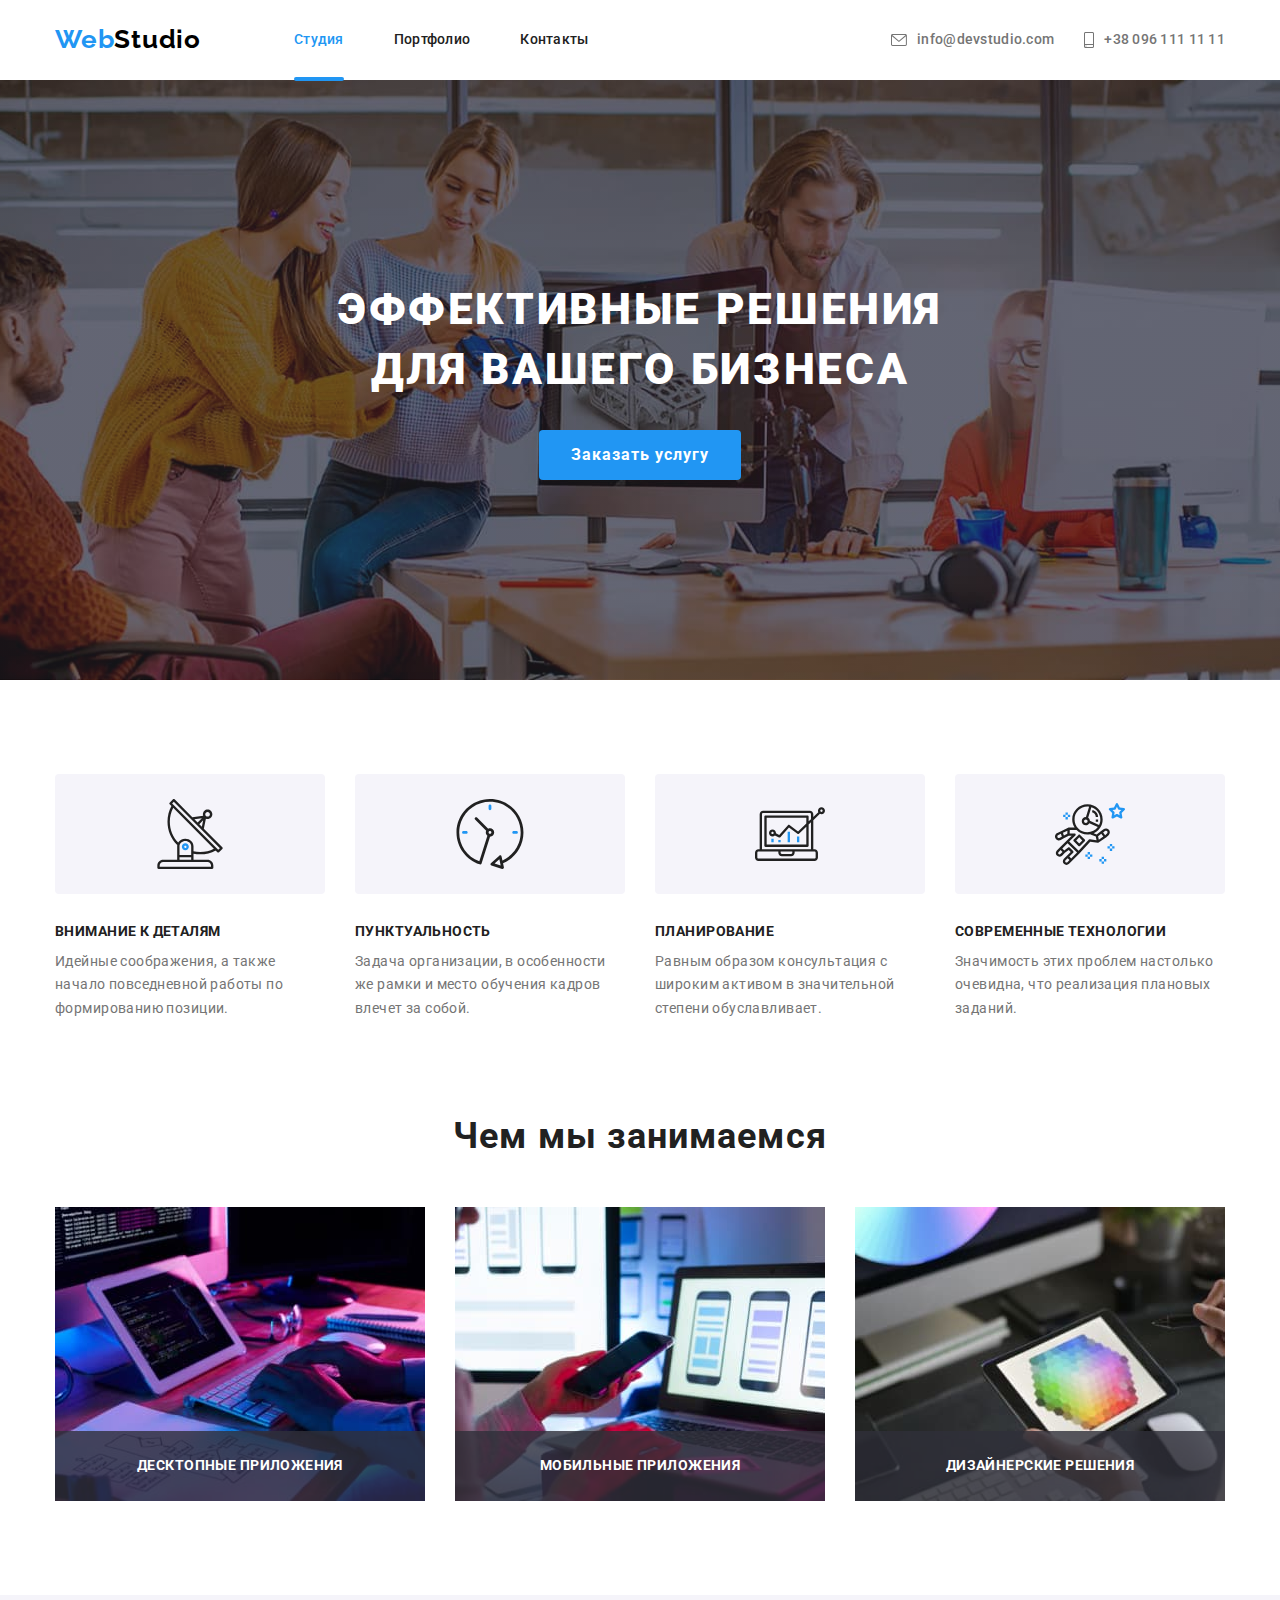
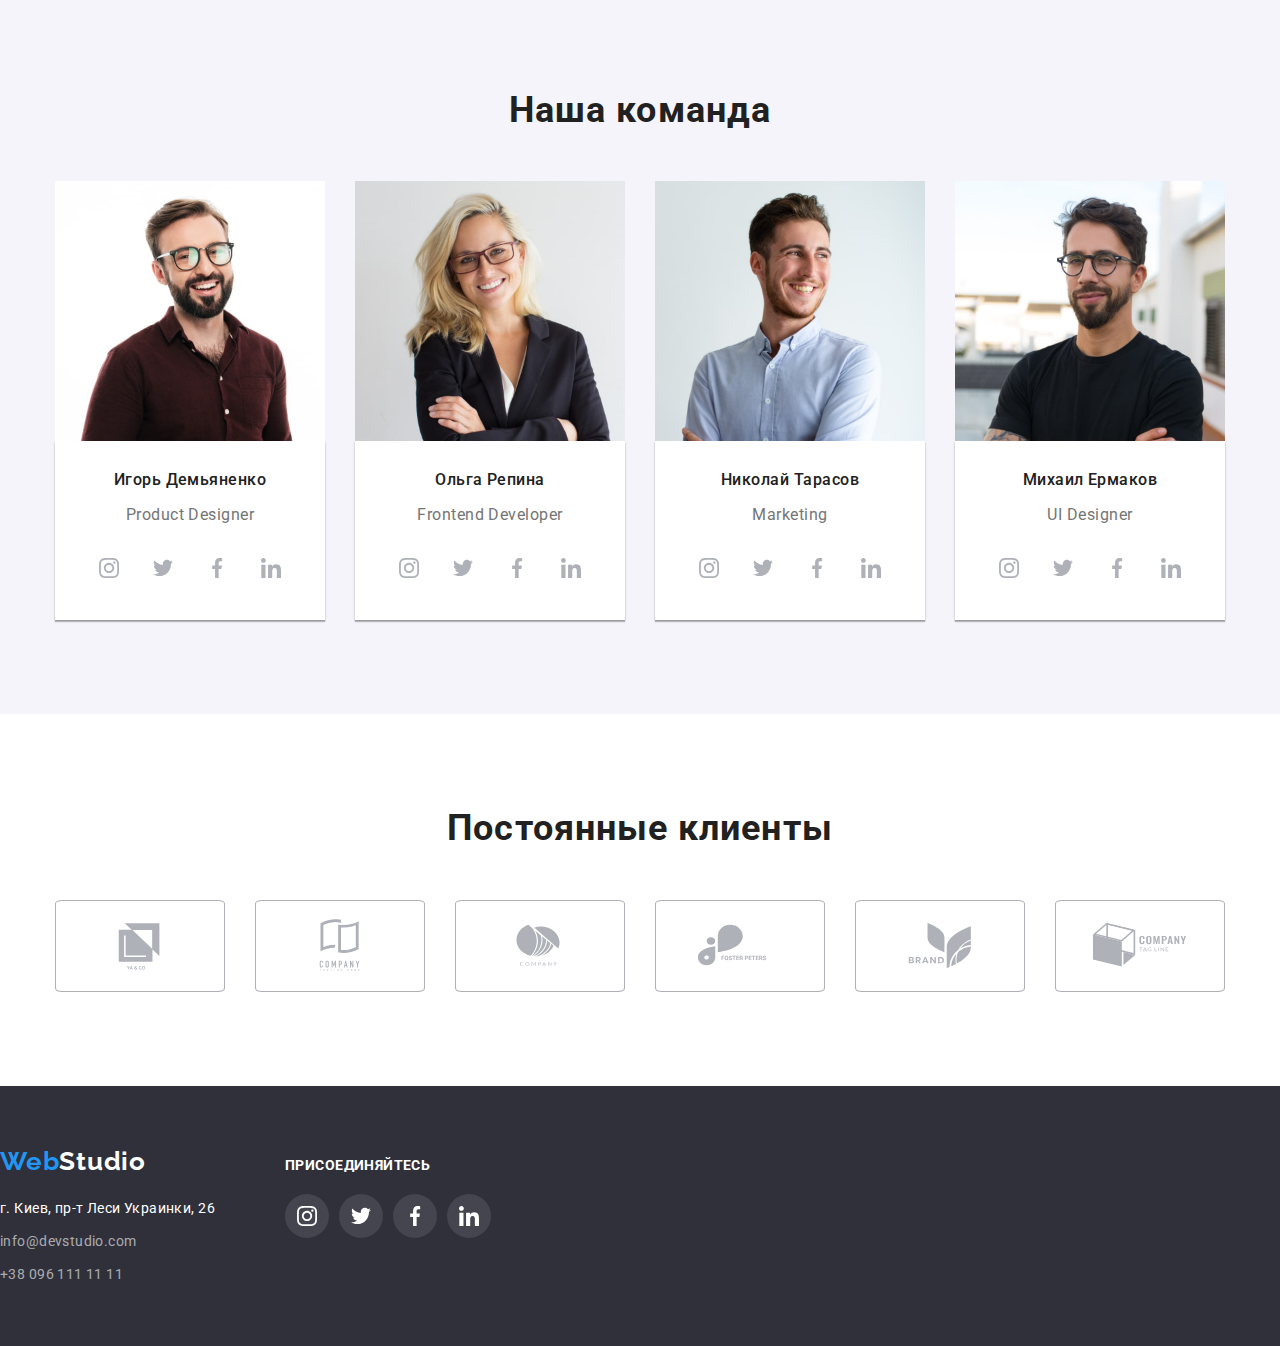
<file: index.html>
<!DOCTYPE html>
<html lang="ru">
<head>
    <meta charset="UTF-8">
    <meta http-equiv="X-UA-Compatible" content="IE=edge">
    <meta name="viewport" content="width=device-width, initial-scale=1.0">
    <title>homework1</title>
    <link rel="preconnect" href="https://fonts.googleapis.com">
    <link rel="preconnect" href="https://fonts.gstatic.com" crossorigin>
    <link href="https://fonts.googleapis.com/css2?family=Raleway:wght@700&family=Roboto:wght@400;500;700;900&display=swap"
    rel="stylesheet">
    <link rel="stylesheet" href="https://cdnjs.cloudflare.com/ajax/libs/modern-normalize/1.1.0/modern-normalize.min.css"
    integrity="sha512-wpPYUAdjBVSE4KJnH1VR1HeZfpl1ub8YT/NKx4PuQ5NmX2tKuGu6U/JRp5y+Y8XG2tV+wKQpNHVUX03MfMFn9Q=="
    crossorigin="anonymous" referrerpolicy="no-referrer" />
    <link rel="stylesheet" href="./css/style.css">
</head> 
<body class="body">
    <header class="basis">
        <div class="container container-flex">
            <nav class="basis-nav">
                <a lang="en" href="" class="basis-logo">Web<span class="basis-logo-another">Studio</span></a>
                <ul class="basis-menu-list list">
                    <li class="basis-menu-item"><a href="./index.html" class="basis-link current">Студия</a></li>
                    <li class="basis-menu-item"><a href="./portfolio.html" class="basis-link">Портфолио</a></li>
                    <li class="basis-menu-item"><a href="" class="basis-link">Контакты</a></li>
                </ul>
            </nav>
                <ul class="basis-contacts-list list">
                    <li class="basis-contacts-item"><a href="mailto:info@devstudio.com" class="basis-mail"><svg class="contacts-icon"
                                width="16" height="12">
                                <use href="./img/icons.svg/symbol-defs.svg#icon-envelope"></use>
                            </svg>info@devstudio.com</a></li>
                    <li class="basis-contacts-item"><a href="tel:+380961111111" class="basis-tel"><svg class="contacts-icon" width="10"
                                height="16">
                                <use href="./img/icons.svg/symbol-defs.svg#icon-smartphone"></use>
                            </svg>+38 096 111 11 11</a></li>
                </ul>
            
        </div>
    </header>
    <main>
        <section class="hero">
                    <div class="container">
                        <h1 class="hero-title">Эффективные решения для вашего бизнеса</h1>
                        <button type="button" class="hero-btn" data-modal-open>Заказать услугу</button>
                    </div>
        </section>
        <section class="features pege-section">
            <div class="container">
                <h2 class="visually-hidden">Особенности</h2>
                    <ul class="features-list list">
                        <li class="features-item">
                            <div class="features-all">
                                <svg class="accompaniment-icon" width="70" height="70">
                                    <use href="./img/icons.svg/symbol-defs.svg#icon-antenna-1"></use>
                                </svg>
                            </div>
                            <h3 class="features-subject">Внимание к деталям</h3>
                            <p class="features-text">Идейные соображения, а также начало повседневной работы по формированию позиции.</p>
                        </li>
                        <li class="features-item">
                            <div class="features-all">
                                <svg class="accompaniment-icon" width="70" height="70">
                                <use href="./img/icons.svg/symbol-defs.svg#icon-clock-1"></use>
                                </svg>
                            </div>
                            <h3 class="features-subject">Пунктуальность</h3>
                            <p class="features-text">Задача организации, в особенности же рамки и место обучения кадров влечет за собой.</p>
                        </li>
                        <li class="features-item">
                            <div class="features-all">
                                <svg class="accompaniment-icon" width="70" height="70">
                                    <use href="./img/icons.svg/symbol-defs.svg#icon-diagram-1"></use>
                                </svg>
                            </div>
                            <h3 class="features-subject">Планирование</h3>
                            <p class="features-text">Равным образом консультация с широким активом в значительной степени обуславливает.</p>
                        </li>
                        <li class="features-item">
                            <div class="features-all">
                                <svg class="accompaniment-icon" width="70" height="70">
                                <use href="./img/icons.svg/symbol-defs.svg#icon-astronaut-1"></use>
                                </svg>
                            </div>
                            <h3 class="features-subject">Современные технологии</h3>
                            <p class="features-text">Значимость этих проблем настолько очевидна, что реализация плановых заданий.</p>
                            
                        </li>
                    </ul>
            </div>
        </section>
        <section class="work">
            <div class="container">
                <h2 class="work-title">Чем мы занимаемся</h2>
                <ul class="work-list list">
                    <li class="work-item"><img src="./img/img1.jpg" alt="разработка програмного обеспечения" width="370">
                        <div class="work-box">
                            <p class="work-text">Десктопные приложения</p>
                        </div>
                    </li>
                    <li class="work-item"><img src="./img/img2.jpg" alt="тестирование приложения" width="370">
                        <div class="work-box">
                            <p class="work-text">Мобильные приложения</p>
                        </div>
                    </li>
                    <li class="work-item"><img src="./img/img3.jpg" alt="работа с цветовой палитрой" width="370">
                        <div class="work-box">
                            <p class="work-text">Дизайнерские решения</p>
                        </div>
                    </li>
                </ul>
            </div>
        </section>
        <section class="team pege-section">
            <div class="container">
                <h2 class="team-title">Наша команда</h2>
                <ul class="team-list list">
                    <li class="team-item">
                        <img src="./img/foto1.jpg" alt="Игорь Демьяненко" width="270">
                        <div class="team-box">
                            <h3 class="team-subject">Игорь Демьяненко</h3>
                            <p lang="en" class="team-text">Product Designer</p>
                            <ul class="team-soc-list list">
                                <li class="team-soc-item">
                                    <a href="" class="soc-link link">
                                        <svg class="soc-icon" width="20" height="20">
                                        <use href="./img/icons.svg/symbol-defs.svg#icon-instagram"></use>
                                        </svg>
                                    </a>
                                </li>
                                <li class="team-soc-item">
                                    <a href="" class="soc-link link">
                                        <svg class="soc-icon" width="20" height="20">
                                            <use href="./img/icons.svg/symbol-defs.svg#icon-twitter"></use>
                                        </svg>
                                    </a>
                                </li>
                                <li class="team-soc-item">
                                    <a href="" class="soc-link link">
                                        <svg class="soc-icon" width="20" height="20">
                                            <use href="./img/icons.svg/symbol-defs.svg#icon-facebook"></use>
                                        </svg>
                                    </a>
                                </li>
                                <li class="team-soc-item">
                                    <a href="" class="soc-link link">
                                        <svg class="soc-icon" width="20" height="20">
                                            <use href="./img/icons.svg/symbol-defs.svg#icon-linkedin"></use>
                                        </svg>
                                    </a>
                                </li>
                            </ul>
                        </div>
                    </li>
                    <li class="team-item">
                        <img src="./img/foto2.jpg" alt="Ольга Репина" width="270">
                        <div class="team-box">
                            <h3 class="team-subject">Ольга Репина</h3>
                            <p lang="en" class="team-text">Frontend Developer</p>
                            <ul class="team-soc-list list">
                                <li class="team-soc-item">
                                    <a href="" class="soc-link link">
                                        <svg class="soc-icon" width="20" height="20">
                                            <use href="./img/icons.svg/symbol-defs.svg#icon-instagram"></use>
                                        </svg>
                                    </a>
                                </li>
                                <li class="team-soc-item">
                                    <a href="" class="soc-link link">
                                        <svg class="soc-icon" width="20" height="20">
                                            <use href="./img/icons.svg/symbol-defs.svg#icon-twitter"></use>
                                        </svg>
                                    </a>
                                </li>
                                <li class="team-soc-item">
                                    <a href="" class="soc-link link">
                                        <svg class="soc-icon" width="20" height="20">
                                            <use href="./img/icons.svg/symbol-defs.svg#icon-facebook"></use>
                                        </svg>
                                    </a>
                                </li>
                                <li class="team-soc-item">
                                    <a href="" class="soc-link link">
                                        <svg class="soc-icon" width="20" height="20">
                                            <use href="./img/icons.svg/symbol-defs.svg#icon-linkedin"></use>
                                        </svg>
                                    </a>
                                </li>
                            </ul>
                        </div>
                    </li>
                    <li class="team-item">
                        <img src="./img/foto3.jpg" alt="Николай Тарасов" width="270">
                        <div class="team-box">
                        <h3 class="team-subject">Николай Тарасов</h3>
                        <p lang="en" class="team-text">Marketing</p>
                        <ul class="team-soc-list list">
                            <li class="team-soc-item">
                                <a href="" class="soc-link link">
                                    <svg class="soc-icon" width="20" height="20">
                                        <use href="./img/icons.svg/symbol-defs.svg#icon-instagram"></use>
                                    </svg>
                                </a>
                            </li>
                            <li class="team-soc-item">
                                <a href="" class="soc-link link">
                                    <svg class="soc-icon" width="20" height="20">
                                        <use href="./img/icons.svg/symbol-defs.svg#icon-twitter"></use>
                                    </svg>
                                </a>
                            </li>
                            <li class="team-soc-item">
                                <a href="" class="soc-link link">
                                    <svg class="soc-icon" width="20" height="20">
                                        <use href="./img/icons.svg/symbol-defs.svg#icon-facebook"></use>
                                    </svg>
                                </a>
                            </li>
                            <li class="team-soc-item">
                                <a href="" class="soc-link link">
                                    <svg class="soc-icon" width="20" height="20">
                                        <use href="./img/icons.svg/symbol-defs.svg#icon-linkedin"></use>
                                    </svg>
                                </a>
                            </li>
                        </ul>
                        </div>
                    </li>
                    <li class="team-item">
                        <img src="./img/foto4.jpg" alt="Михаил Ермаков" width="270">
                        <div class="team-box">
                            <h3 class="team-subject">Михаил Ермаков</h3>
                            <p lang="en" class="team-text">UI Designer</p>
                            <ul class="team-soc-list list">
                                <li class="team-soc-item">
                                    <a href="" class="soc-link link">
                                        <svg class="soc-icon" width="20" height="20">
                                            <use href="./img/icons.svg/symbol-defs.svg#icon-instagram"></use>
                                        </svg>
                                    </a>
                                </li>
                                <li class="team-soc-item">
                                    <a href="" class="soc-link link">
                                        <svg class="soc-icon" width="20" height="20">
                                            <use href="./img/icons.svg/symbol-defs.svg#icon-twitter"></use>
                                        </svg>
                                    </a>
                                </li>
                                <li class="team-soc-item">
                                    <a href="" class="soc-link link">
                                        <svg class="soc-icon" width="20" height="20">
                                            <use href="./img/icons.svg/symbol-defs.svg#icon-facebook"></use>
                                        </svg>
                                    </a>
                                </li>
                                <li class="team-soc-item">
                                    <a href="" class="soc-link link">
                                        <svg class="soc-icon" width="20" height="20">
                                            <use href="./img/icons.svg/symbol-defs.svg#icon-linkedin"></use>
                                        </svg>
                                    </a>
                                </li>
                            </ul>
                        </div
                    </li>
                </ul>
            </div>
            
        </section>
        <section class="regular-customers pege-section">
            <div class="container">
                <h2 class="regular-customers-text">Постоянные клиенты</h2>
                <ul class="regular-customers-list list">
                    <li class="regular-customers-item"><a href="" class="regular-customers-link link"><svg class="regular-soc-icon"
                        width="106" height="60">
                        <use href="./img/icons.svg/symbol-defs.svg#icon-Logo"></use></svg></a>
                    </li>
                    <li class="regular-customers-item"><a href="" class="regular-customers-link link"><svg class="regular-soc-icon"
                        width="106" height="60">
                        <use href="./img/icons.svg/symbol-defs.svg#icon-Logo1"></use></svg></a>
                    </li>
                    <li class="regular-customers-item"><a href="" class="regular-customers-link link"><svg class="regular-soc-icon"
                        width="106" height="60">
                        <use href="./img/icons.svg/symbol-defs.svg#icon-Logo2"></use></svg></a>
                    </li>
                    <li class="regular-customers-item"><a href="" class="regular-customers-link link"><svg class="regular-soc-icon"
                        width="106" height="60">
                        <use href="./img/icons.svg/symbol-defs.svg#icon-Logo3"></use></svg></a>
                    </li>
                    <li class="regular-customers-item"><a href="" class="regular-customers-link link"><svg class="regular-soc-icon"
                        width="106" height="60">
                        <use href="./img/icons.svg/symbol-defs.svg#icon-Logo4"></use></svg></a>
                    </li>
                    <li class="regular-customers-item"><a href="" class="regular-customers-link link"><svg class="regular-soc-icon"
                        width="106" height="60">
                        <use href="./img/icons.svg/symbol-defs.svg#icon-Logo5"></use></svg></a>
                    </li>
                </ul>
            </div>
        </section>
    </main>
    <footer class="basement">
        <div class="container-flex-bas ">
            <div class="basement-info">
                <a lang="en" href="" class="basement-logo">Web<span class="basement-logo-another">Studio</span></a>
                <address class="basement-contacts">
                    <p class="basement-text">г. Киев, пр-т Леси Украинки, 26</p>
                    <ul class="basement-list list">
                        <li class="basement-item"><a href="mailto:info@devstudio.com" class="basement-mail">info@devstudio.com</a></li>
                        <li class="basement-item"><a href="tel:+380961111111" class="basement-tel">+38 096 111 11 11</a></li>
                    </ul>
                </address>
            </div>
            <div class="basement-soc">
                <h2 class="basement-soc-text">присоединяйтесь</h2>
                <ul class="basement-soc-list list">
                    <li class="basement-soc-item"><a href="" class="soc-icon-link link"><svg class="basement-soc-icon" width="20" height="20">
                        <use href="./img/icons.svg/symbol-defs.svg#icon-instagram"></use>
                    </svg></a></li>
                    <li class="basement-soc-item"><a href="" class="soc-icon-link link"><svg class="basement-soc-icon" width="20" height="20">
                        <use href="./img/icons.svg/symbol-defs.svg#icon-twitter"></use>
                    </svg></a></li>
                    <li class="basement-soc-item"><a href="" class="soc-icon-link link"><svg class="basement-soc-icon" width="20" height="20">
                        <use href="./img/icons.svg/symbol-defs.svg#icon-facebook"></use>
                    </svg></a></li>
                    <li class="basement-soc-item"><a href="" class="soc-icon-link link"><svg class="basement-soc-icon" width="20" height="20">
                        <use href="./img/icons.svg/symbol-defs.svg#icon-linkedin"></use>
                    </svg></a></li>
                </ul>
            </div>   
        </div>
    </footer>
    <div class="backdrop is-hidden" data-modal>
         <div class="modal">
            <button type="button" class="modal-close" data-modal-close>
                <svg class="modal-icon" width="30" height="30">
                <use href="./img/icons.svg/symbol-defs.svg#icon-close-black-18dp-2-1"></use>
                </svg>
            </button>
        </div>
    </div>
    <script src="./js/modal.js"></script>
</body>
</html>
</file>
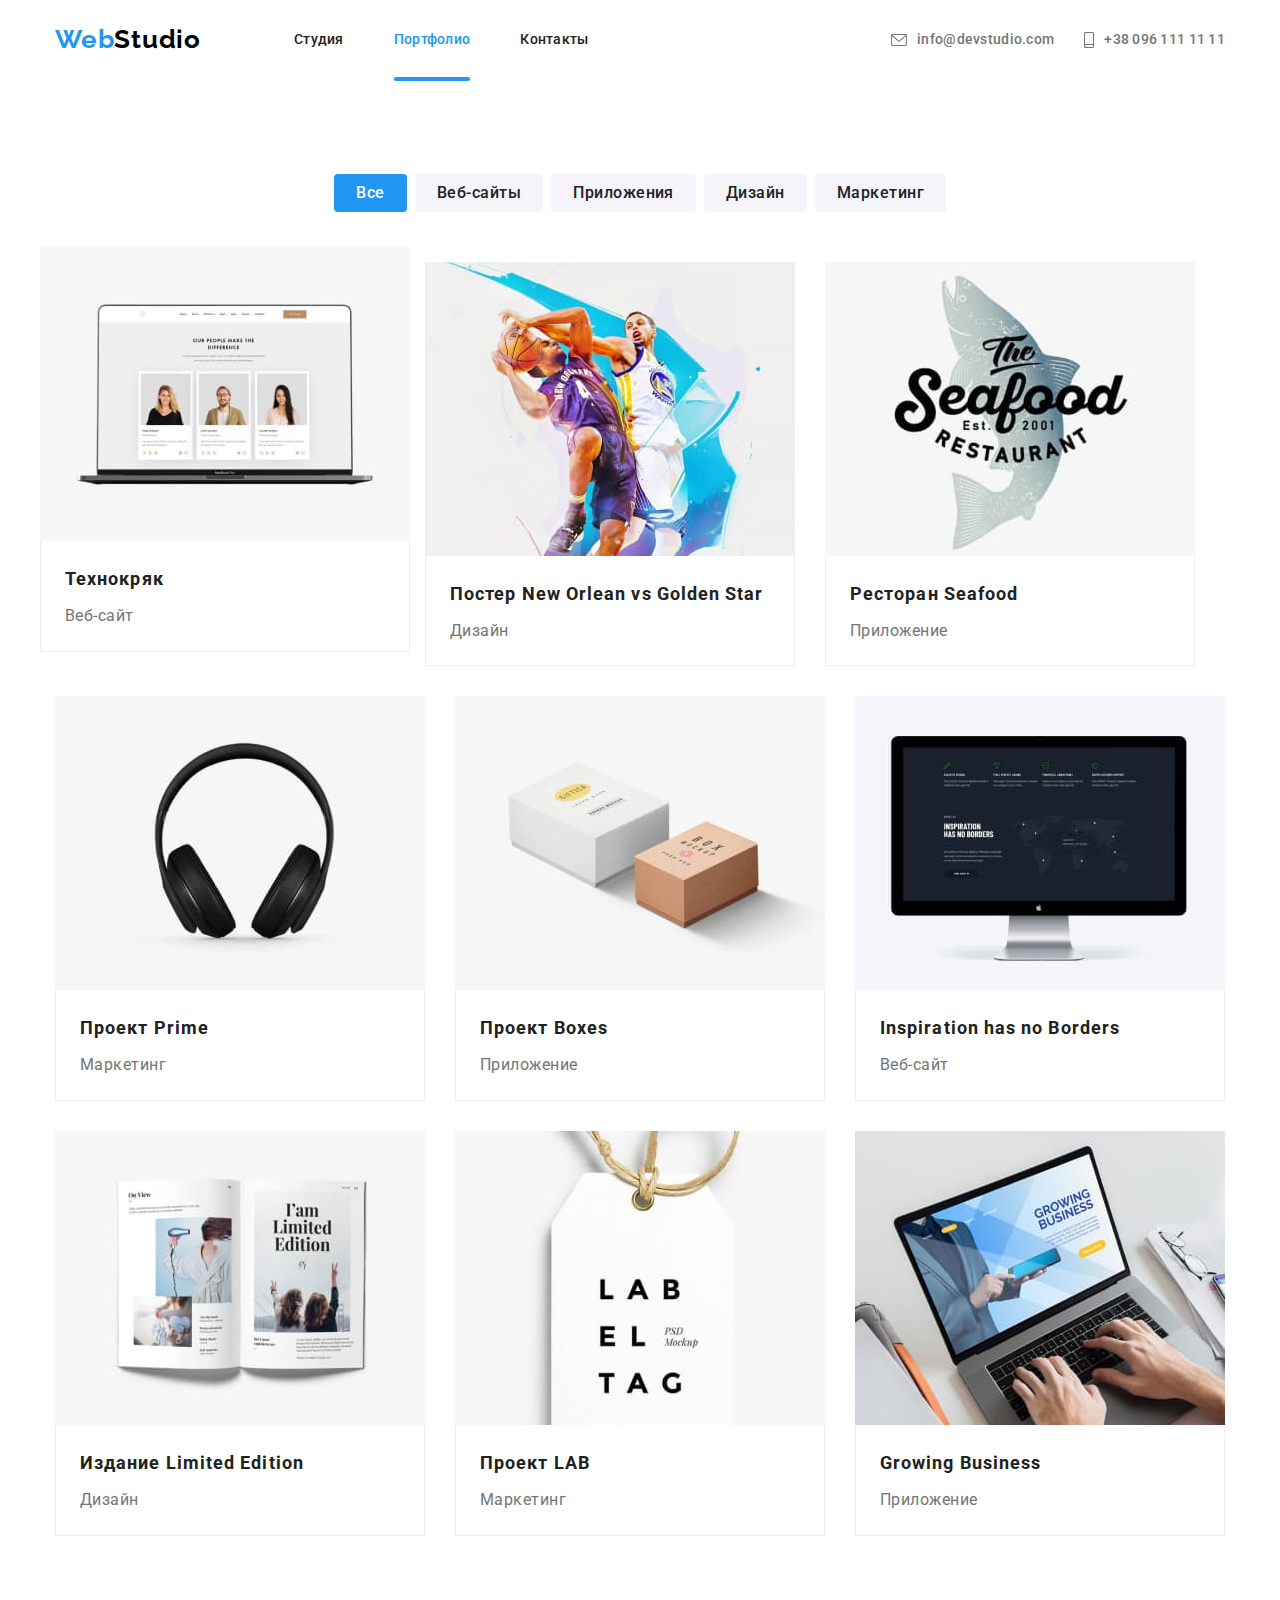
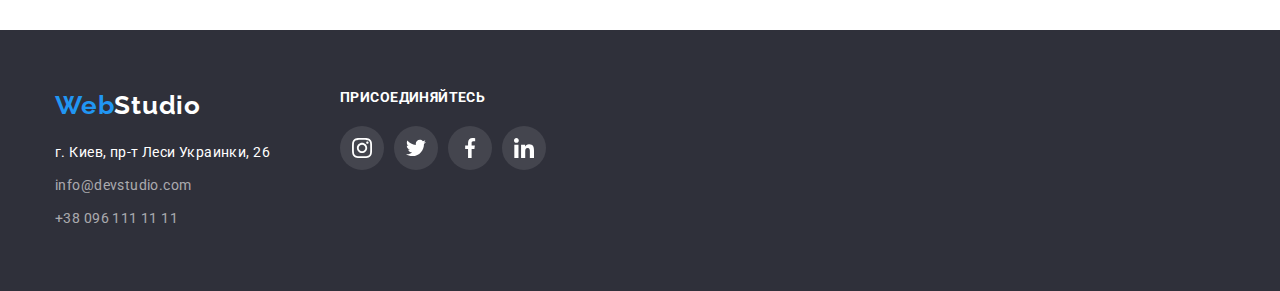
<file: portfolio.html>
<!DOCTYPE html>
<html lang="ru">

<head>
    <meta charset="UTF-8">
    <meta http-equiv="X-UA-Compatible" content="IE=edge">
    <meta name="viewport" content="width=device-width, initial-scale=1.0">
    <title>homework1</title>
    <link rel="preconnect" href="https://fonts.googleapis.com">
    <link rel="preconnect" href="https://fonts.gstatic.com" crossorigin>
    <link href="https://fonts.googleapis.com/css2?family=Raleway:wght@700&family=Roboto:wght@400;500;700;900&display=swap"
    rel="stylesheet">
    <link rel="stylesheet" href="https://cdnjs.cloudflare.com/ajax/libs/modern-normalize/1.1.0/modern-normalize.min.css"
    integrity="sha512-wpPYUAdjBVSE4KJnH1VR1HeZfpl1ub8YT/NKx4PuQ5NmX2tKuGu6U/JRp5y+Y8XG2tV+wKQpNHVUX03MfMFn9Q=="
    crossorigin="anonymous" referrerpolicy="no-referrer" />
    <link rel="stylesheet" href="./css/style.css">
</head>

<body class="body">
<header class="basis">
    <div class="container container-flex">
        <nav class="basis-nav">
            <a lang="en" href="" class="basis-logo">Web<span class="basis-logo-another">Studio</span></a>
            <ul class="basis-menu-list list">
                <li class="basis-menu-item"><a href="./index.html" class="basis-link">Студия</a></li>
                <li class="basis-menu-item"><a href="./portfolio.html" class="basis-link current">Портфолио</a></li>
                <li class="basis-menu-item"><a href="" class="basis-link">Контакты</a></li>
            </ul>
        </nav>
        <ul class="basis-contacts-list list">
            <li class="basis-contacts-item"><a href="mailto:info@devstudio.com" class="basis-mail"><svg
                        class="contacts-icon" width="16" height="12">
                        <use href="./img/icons.svg/symbol-defs.svg#icon-envelope"></use>
                    </svg>info@devstudio.com</a></li>
            <li class="basis-contacts-item"><a href="tel:+380961111111" class="basis-tel"><svg class="contacts-icon"
                        width="10" height="16">
                        <use href="./img/icons.svg/symbol-defs.svg#icon-smartphone"></use>
                    </svg>+38 096 111 11 11</a></li>
        </ul>

    </div>
</header>
    <main>
        <section class="portfolio pege-section">
            <div class="container">
                <h2 class="visually-hidden">Портфолио</h2>
                <div class="portfolio-contents">
                    <ul class="portfolio-pages-lists list">
                        <li class="portfolio-pages-item"><button type="button" class="portfolio-btn">Все</button></li>
                        <li class="portfolio-pages-item"><button type="button" class="portfolio-btn-all">Веб-сайты</button></li>
                        <li class="portfolio-pages-item"><button type="button" class="portfolio-btn-all">Приложения</button></li>
                        <li class="portfolio-pages-item"><button type="button" class="portfolio-btn-all">Дизайн</button></li>
                        <li class="portfolio-pages-item"><button type="button" class="portfolio-btn-all">Маркетинг</button></li>
                    </ul>
                    <ul class="portfolio-example-lists list">
                        <li class="portfolio-top-wrap-item">
                            <a href="#" class="portfolio-example-link link">
                                <div class="portfolio-top-wrap">
                                    <img src="./img/website1.jpg" alt="веб-сайт" width="370">
                                    <p class="portfolio-top-text">Ресурс пропонує комплексні пропозиції з різним рівнем функціоналу та сервісів. Все це
                                        дозволить відвідувачу отримати
                                        вичерпні відомості про компанію чи приватну особу.</p>
                                </div>
                                <div class="portfolio-box">
                                    <h3 class="portfolio-example-subject">Технокряк</h3>
                                    <p class="portfolio-example-text">Веб-сайт</p>
                                </div>
                            </a>
                        </li>
                        <li class="portfolio-example-item">
                            <a href="#" class="portfolio-example-link link">
                                <div class="portfolio-top-wrap">
                                    <img src="./img/design2.jpg" alt="дизайн" width="370">
                                    <p class="portfolio-top-text">Ресурс пропонує комплексні пропозиції з різним рівнем функціоналу та сервісів. Все це
                                        дозволить відвідувачу отримати вичерпні відомості про компанію чи приватну особу.</p>
                                </div>
                                <div class="portfolio-box">
                                    <h3 class="portfolio-example-subject">Постер <span lang="en">New Orlean vs Golden Star</span></h3>
                                    <p class="portfolio-example-text">Дизайн</p>
                                </div>
                            </a>
                        </li>
                        <li class="portfolio-example-item">
                            <a href="#" class="portfolio-example-link link">
                                <div class="portfolio-top-wrap">
                                    <img src="./img/application3.jpg" alt="приложение" width="370">
                                    <p class="portfolio-top-text">Ресурс пропонує комплексні пропозиції з різним рівнем функціоналу та сервісів. Все це
                                        дозволить відвідувачу отримати вичерпні відомості про компанію чи приватну особу.</p>
                                </div>
                                <div class="portfolio-box">
                                    <h3 class="portfolio-example-subject">Ресторан <span lang="en">Seafood</span></h3>
                                    <p class="portfolio-example-text">Приложение</p>
                                </div>
                            </a>
                        </li>
                        <li class="portfolio-example-item">
                            <a href="#" class="portfolio-example-link link">
                                <div class="portfolio-top-wrap">
                                    <img src="./img/marketing4.jpg" alt="маркетинг" width="370">
                                    <p class="portfolio-top-text">Ресурс пропонує комплексні пропозиції з різним рівнем функціоналу та сервісів. Все це
                                        дозволить відвідувачу отримати вичерпні відомості про компанію чи приватну особу.</p>
                                </div>
                                <div class="portfolio-box">
                                    <h3 class="portfolio-example-subject">Проект <span lang="en">Prime</span></h3>
                                    <p class="portfolio-example-text">Маркетинг</p>
                                </div>
                            </a>
                        </li>
                        <li class="portfolio-example-item">
                            <a href="#" class="portfolio-example-link link">
                                <div class="portfolio-top-wrap">
                                    <img src="./img/application5.jpg" alt="приложение" width="370">
                                    <p class="portfolio-top-text">Ресурс пропонує комплексні пропозиції з різним рівнем функціоналу та сервісів. Все це
                                        дозволить відвідувачу отримати вичерпні відомості про компанію чи приватну особу.</p>
                                </div>
                                <div class="portfolio-box">
                                    <h3 class="portfolio-example-subject">Проект <span lang="en">Boxes</span></h3>
                                    <p class="portfolio-example-text">Приложение</p>
                                </div>
                            </a>
                        </li>
                        <li class="portfolio-example-item">
                            <a href="#" class="portfolio-example-link link">
                                <div class="portfolio-top-wrap">
                                    <img src="./img/website6.jpg" alt="веб-сайт" width="370">
                                    <p class="portfolio-top-text">Ресурс пропонує комплексні пропозиції з різним рівнем функціоналу та сервісів. Все це
                                        дозволить відвідувачу отримати вичерпні відомості про компанію чи приватну особу.</p>
                                </div>
                                <div class="portfolio-box">
                                    <h3 lang="en" class="portfolio-example-subject">Inspiration has no Borders</h3>
                                    <p class="portfolio-example-text">Веб-сайт</p>
                                </div>
                            </a>  
                        </li>
                        <li class="portfolio-example-item">
                            <a href="#" class="portfolio-example-link link">
                                <div class="portfolio-top-wrap">
                                    <img src="./img/design7.jpg" alt="дизайн" width="370">
                                    <p class="portfolio-top-text">Ресурс пропонує комплексні пропозиції з різним рівнем функціоналу та сервісів. Все це
                                        дозволить відвідувачу отримати вичерпні відомості про компанію чи приватну особу.</p>
                                </div>
                                <div class="portfolio-box">
                                    <h3 class="portfolio-example-subject">Издание <span lang="en">Limited Edition</span></h3>
                                    <p class="portfolio-example-text">Дизайн</p>
                                </div>
                            </a>    
                        </li>
                        <li class="portfolio-example-item">
                            <a href="#" class="portfolio-example-link link">
                                <div class="portfolio-top-wrap">
                                    <img src="./img/marketing8.jpg" alt="маркетинг" width="370">
                                    <p class="portfolio-top-text">Ресурс пропонує комплексні пропозиції з різним рівнем функціоналу та сервісів. Все це
                                        дозволить відвідувачу отримати вичерпні відомості про компанію чи приватну особу.</p>
                                </div>
                                <div class="portfolio-box">
                                    <h3 class="portfolio-example-subject">Проект <span lang="en">LAB</span></h3>
                                    <p class="portfolio-example-text">Маркетинг</p>
                                </div>
                            </a>
                        </li>
                        <li class="portfolio-example-item">
                            <a href="#" class="portfolio-example-link link">
                                <div class="portfolio-top-wrap">
                                    <img src="./img/application9.jpg" alt="приложение" width="370">
                                    <p class="portfolio-top-text">Ресурс пропонує комплексні пропозиції з різним рівнем функціоналу та сервісів. Все це
                                        дозволить відвідувачу отримати вичерпні відомості про компанію чи приватну особу.</p>
                                </div>
                                <div class="portfolio-box">
                                    <h3 lang="en" class="portfolio-example-subject">Growing Business</h3>
                                    <p class="portfolio-example-text">Приложение</p>
                                </div>
                            </a>
                        </li>
                    </ul>
                </div>
            </div>
        </section>

    </main>
    <footer class="basement">
        <div class="container container-flex ">
            <div class="basement-info">
                <a lang="en" href="" class="basement-logo">Web<span class="basement-logo-another">Studio</span></a>
                <address class="basement-contacts">
                    <p class="basement-text">г. Киев, пр-т Леси Украинки, 26</p>
                    <ul class="basement-list list">
                        <li class="basement-item"><a href="mailto:info@devstudio.com"
                                class="basement-mail">info@devstudio.com</a></li>
                        <li class="basement-item"><a href="tel:+380961111111" class="basement-tel">+38 096 111 11 11</a>
                        </li>
                    </ul>
                </address>
            </div>
            <div class="basement-soc">
                <h2 class="basement-soc-text">присоединяйтесь</h2>
                <ul class="basement-soc-list list">
                    <li class="basement-soc-item"><a href="" class="soc-icon-link link"><svg class="basement-soc-icon"
                                width="20" height="20">
                                <use href="./img/icons.svg/symbol-defs.svg#icon-instagram"></use>
                            </svg></a></li>
                    <li class="basement-soc-item"><a href="" class="soc-icon-link link"><svg class="basement-soc-icon"
                                width="20" height="20">
                                <use href="./img/icons.svg/symbol-defs.svg#icon-twitter"></use>
                            </svg></a></li>
                    <li class="basement-soc-item"><a href="" class="soc-icon-link link"><svg class="basement-soc-icon"
                                width="20" height="20">
                                <use href="./img/icons.svg/symbol-defs.svg#icon-facebook"></use>
                            </svg></a></li>
                    <li class="basement-soc-item"><a href="" class="soc-icon-link link"><svg class="basement-soc-icon"
                                width="20" height="20">
                                <use href="./img/icons.svg/symbol-defs.svg#icon-linkedin"></use>
                            </svg></a></li>
                </ul>
            </div>
        </div>
    </footer>    
</body>
        
</html>
</file>
<file: css/style.css>
body {
    margin: 0;
    font-family: 'Roboto', sans-serif;
    color: #E5E5E5;
}
html {
    box-sizing: border-box;
}
*, *::before, *::after {
    box-sizing: inherit;
}
.list {
    list-style: none;
    margin: 0;
    padding: 0;
}
.link {
    text-decoration: none;
}

.visually-hidden {
    position: absolute;
    width: 1px;
    height: 1px;
    margin: -1px;
    border: 0;
    padding: 0;

    white-space: nowrap;
    clip-path: inset(100%);
    clip: rect(0 0 0 0);
    overflow: hidden;
}

.container {
    width: 1200px;
    margin: 0 auto;
    padding-left: 15px;
    padding-right: 15px;
    /* outline: 2px solid yellow; */
}

h1, h2, h3, h4, h5, p {
    margin: 0;
}

ul {
    list-style: none;
    margin: 0;
    padding-left: 0;
}

img {
    display: block;
    max-width: 100%;
    height: auto;
}
:root {
    --logo-blue-color: #2196F3;
    --logo-black-color: #000000;
    --logo-white-color: #FFFFFF;
    --accent-color: #2196F3;
    --team-color:#212121;
    --tete-color:#757575;
    --white-color:#FFFFFF;
    --blue-color:#2196F3;
    --bg-hero-color:#2F303A;
    --bg-btn-hero-color:#188CE8;
    --bg-team-color:#F5F4FA;
    --basement-color:rgba(255, 255, 255, 0.6);
}
/*-------------------basis----------------------------- */

.basis-logo {
    font-family: 'Raleway', sans-serif;
    font-weight: 700;
    font-size: 26px;
    line-height: 1.2;
    letter-spacing: 0.03em;
    text-decoration: none;
    color:var(--logo-blue-color);
    margin-right: 93px;
    padding: 24px 0;

    transition: color 250ms cubic-bezier(0.4, 0, 0.2, 1);
}
.basis-logo:hover,
.basis-logo:focus {
    color:var(--accent-color);
}
.basis-logo-another {
    font-family: 'Raleway', sans-serif;
    font-weight: 700;
    font-size: 26px;
    line-height: 1.2;
    letter-spacing: 0.03em;
    text-decoration: none;
    color: var(--logo-black-color);
    padding: 24px 0;

    transition: color 250ms cubic-bezier(0.4, 0, 0.2, 1);
}
.basis-logo-another:hover,
.basis-logo-another:focus {
    color: var(--accent-color);
}

.basis-link {
    font-weight: 500;
    font-size: 14px;
    line-height: 1.14;
    letter-spacing: 0.02em;
    text-decoration: none;
    color: var(--team-color);
    padding-top: 32px;
    padding-bottom: 32px;
    display: block;

    transition: color 250ms cubic-bezier(0.4, 0, 0.2, 1);
}

.basis-link:hover,
.basis-link:focus {
    color: var(--accent-color);
}

.basis-menu-list .basis-link.current {
    color: var(--accent-color);
}

.current {
    color: var(--accent-color);
    position: relative;
}

.current::after {
    position: absolute;
    content: "";
    width: 100%;
    height: 4px;
    border-radius: 2px;
    background-color: var(--accent-color);
    display: block;
    bottom: -1px;
}
.basis-mail {
    font-weight: 500;
    font-size: 14px;
    line-height: 1.14;
    letter-spacing: 0.02em;
    text-decoration: none;
    color: var(--tete-color);
    padding-top: 32px;
    padding-bottom: 32px;
    display: flex;
    align-items: center;

    transition: color 250ms cubic-bezier(0.4, 0, 0.2, 1);
}
.basis-tel {
    font-weight: 500;
    font-size: 14px;
    line-height: 1.14;
    letter-spacing: 0.02em;
    text-decoration: none;
    color: var(--tete-color);
    padding-top: 32px;
    padding-bottom: 32px;
    display: flex;
    align-items: center;

    transition: color 250ms cubic-bezier(0.4, 0, 0.2, 1);

 }
.basis-tel:hover,
.basis-tel:focus,
.basis-mail:hover,
.basis-mail:focus {
    color: var(--accent-color);
}

.basis-menu-list {
    display: flex;
    gap: 50px;
}

.basis-contacts-list {
    display: flex;
   
}
.basis-contacts-item:not(:last-child) {
    margin-right: 30px;
}

.basis-nav {
    display: flex;
    margin-right: auto;

}

.container-flex {
    display: flex;
}

.contacts-icon {
    fill: currentColor;
    display: flex;
    align-items: center;
    margin-right: 10px;
}

/*------------------------hero------------------------*/
.hero {
    max-width: 1600px;
    margin: 0 auto;
    background: var(--bg-hero-color);
    text-align: center;
    padding: 200px 0;
    background-image: linear-gradient(rgba(47, 48, 58, 0.4), rgba(47, 48, 58, 0.4)), url(../img/hero-bg.jpg);
    background-repeat: no-repeat;
    background-position: center;
    background-size: cover;
}

.hero-title {
    font-weight: 900;
    font-size: 44px;
    line-height: 1.36;
    letter-spacing: 0.06em;
    text-transform: uppercase;
    color: var(--white-color);
    margin-bottom: 30px;
}
.hero .container {
    width: 696px;
}

.hero-btn {
    font-family: inherit;
    font-weight: 700;
    font-size: 16px;
    line-height: 1.87;
    align-items: center;
    text-align: center;
    letter-spacing: 0.06em;
    color: var(--white-color);
    background: var(--blue-color);
    display: inline-block;
    border-radius: 4px;
    padding: 10px 32px;
    border: 0;

    transition: background 250ms cubic-bezier(0.4, 0, 0.2, 1);
}

.hero-btn:hover,
.hero-btn:focus {
    background: var(--bg-btn-hero-color);
}

.btn-flex {
    display: flex;
    display: inline-block;
}
/*------------------------features------------------------*/
.visually-hidden {
    position: absolute;
    width: 1px;
    height: 1px;
    margin: -1px;
    border: 0;
    padding: 0;
    white-space: nowrap;
    clip-path: inset(100%);
    clip: rect(0 0 0 0);
    overflow: hidden;
}

.pege-section {
    padding-top: 94px;
    padding-bottom: 94px;
}

.features-all {
    width: 270px;
    height: 120px;
    background: #F5F4FA;
    border-radius: 4px;
    display: flex;
    align-items: center;
    justify-content: center;
    margin-bottom: 30px;
}

.features-list {
    display: flex;
    gap: 30px;
}
.features-subject {
    font-weight: 700;
    font-size: 14px;
    line-height: 1.14;
    letter-spacing: 0.03em;
    text-transform: uppercase;
    color: var(--team-color);
    margin-top: 0;
    margin-bottom: 10px;
}

.features-text {
    font-size: 14px;
    line-height: 1.7;
    letter-spacing: 0.03em;
    color: var(--tete-color);
}
.features-item {
    flex-basis: calc((100% - 3 * 30px) / 4);
}

.work {
    padding-bottom: 94px;
}
.work-title {
    font-weight: 700;
    font-size: 36px;
    line-height: 1.17;
    text-align: center;
    letter-spacing: 0.03em;
    color: var(--team-color);
    margin-top: 0;
    margin-bottom: 50px;
}

.work-item {
    position: relative;
}

.work-box {
    position: absolute;
    bottom: 0;
    right: 0;
    width: 100%;
    height: 70px;
    background: rgba(47, 48, 58, 0.8);
    display: flex;
    justify-content: center;
    align-items: center;
}

.work-text {
    font-weight: 700;
    font-size: 14px;
    line-height: 1.14;
    text-align: center;
    letter-spacing: 0.03em;
    text-transform: uppercase;
    color: var(--white-color);    
}

.work-list {
    display: flex;
    gap: 30px;
}

.team {
    background: var(--bg-team-color);
}

.team-box {
    box-shadow: 0px 1px 3px rgba(0, 0, 0, 0.12), 0px 1px 1px rgba(0, 0, 0, 0.14), 0px 2px 1px rgba(0, 0, 0, 0.2);
}

.team-list {
    display: flex;
    margin: -15px;
}

.team-title {
    font-weight: 700;
    font-size: 36px;
    line-height: 1.17;
    text-align: center;
    letter-spacing: 0.03em;
    color: var(--team-color);
    margin-bottom: 50px;
}

.team-subject {
    font-weight: 500;
    font-size: 16px;
    line-height: 1.18;
    text-align: center;
    letter-spacing: 0.03em;
    color: var(--team-color);
    margin-bottom: 10px;
}

.team-text {
    font-size: 16px;
    line-height: 1.9;
    text-align: center;
    letter-spacing: 0.03em;
    color: var(--tete-color);
    margin-bottom: 16px;
   
}

.team-item {
    background: var(--white-color);
    margin: 15px;
    flex-basis: calc(100% / 4 - 30px);
}

.team-box {
    padding: 30px 0;
}
.soc-link {
    width: 44px;
    height: 44px;
    border-radius: 50%;
    background: #FFFFFF;
    display: flex;
    align-items: center;
    justify-content: center;
    fill: #EEEEEE;

    transition: background-color 250ms cubic-bezier(0.4, 0, 0.2, 1);
}

.team-soc-list {
    display: flex;
    justify-content: center;
    gap: 10px;
}

.soc-icon {
    fill: #AFB1B8;
}

.soc-link:hover .soc-icon,
.soc-link:focus .soc-icon {
    background-color: var(--accent-color);
    fill: var(--white-color);
}

.soc-link:hover,
.soc-link:focus {
    background-color: var(--accent-color);
}

/* ------------------regular-customers -------------------*/
.regular-customers-text {
    font-size: 36px;
    line-height: 1.16;
    text-align: center;
    letter-spacing: 0.03em;
    color: #212121;
    margin-bottom: 50px;
}

.regular-customers-link {
    width: 170px;
    height: 92px;
    border-radius: 4%;
    border: 1px solid #AFB1B8;
    display: flex;
    align-items: center;
    justify-content: center;
    outline: transparent;

    transition: border 250ms cubic-bezier(0.4, 0, 0.2, 1);

}
.regular-customers-list {
    display: flex;
    justify-content: center;
    gap: 30px;
}


.regular-customers-link:hover,
.regular-customers-link:focus {
    border: 1px solid var(--accent-color);
}

.regular-customers-link:hover .regular-soc-icon,
.regular-customers-link:focus .regular-soc-icon {
    fill: var(--accent-color);
}

.regular-soc-icon {
    fill: #AFB1B8;

    transition: fill 250ms cubic-bezier(0.4, 0, 0.2, 1);
}

/*-----------------------basement------------------------*/
.container-flex-bas {
    display: flex;
    align-items: baseline;
}
.basement{
    background: var(--bg-hero-color);
    padding-top: 60px;
    padding-bottom: 60px;
}
.basement-logo {
    font-family: 'Raleway', sans-serif;
    font-weight: 700;
    font-size: 26px;
    line-height: 1.19;
    letter-spacing: 0.03em;
    text-decoration: none;
    color: var(--logo-blue-color);

    transition: color 250ms cubic-bezier(0.4, 0, 0.2, 1);
}


.basement-logo-another {
    font-family: 'Raleway', sans-serif;
    font-weight: 700;
    font-size: 26px;
    line-height: 1.19;
    letter-spacing: 0.03em;
    text-decoration: none;
    color: var(--logo-white-color); 

    transition: color 250ms cubic-bezier(0.4, 0, 0.2, 1);
}
.basement-logo:hover,
.basement-logo:focus,
.basement-logo-another:hover,
.basement-logo-another:focus {
    color: var(--accent-color);
}

.basement-text {
    font-size: 14px;
    line-height: 1.7;
    letter-spacing: 0.03em;
    color: var(--white-color);
    margin-bottom: 9px;

    transition: color 250ms cubic-bezier(0.4, 0, 0.2, 1);
}

.basement-text:hover,
.basement-text:focus {
    color: var(--accent-color)
}

.basement-mail {
    font-size: 14px;
    line-height: 1.7;
    letter-spacing: 0.03em;
    text-decoration: none;
    color: var(--basement-color);

    transition: color 250ms cubic-bezier(0.4, 0, 0.2, 1);
}

.basement-mail:hover,
.basement-mail:focus {
    color: var(--accent-color)
}

.basement-tel {
    font-size: 14px;
    line-height: 1.7;
    letter-spacing: 0.03em;
    text-decoration: none;
    color: rgba(255, 255, 255, 0.6);

    transition: color 250ms cubic-bezier(0.4, 0, 0.2, 1);
}
.basement-tel:hover,
.basement-tel:focus {
    color: var(--accent-color);
}
.basement-contacts {
    margin-top: 20px;
}

.basement-soc-text {
    font-size: 14px;
    line-height: 1.14;
    letter-spacing: 0.03em;
    text-transform: uppercase;
    color: #FFFFFF;
    margin-bottom: 20px;
}

.basement-item:not(:last-child) {
    margin-bottom: 9px;
}

.soc-icon-link {
    width: 44px;
    height: 44px;
    border-radius: 50%;
    background: rgba(255, 255, 255, 0.1);
    display: block;
    display: flex;
    align-items: center;
    justify-content: center;

    transition: background 250ms cubic-bezier(0.4, 0, 0.2, 1);
}

.soc-icon-link:hover .basement-soc-icon,
.soc-icon-link:focus .basement-soc-icon {
    background: #2196F3;
    fill: #FFFFFF;
}

.soc-icon-link:hover,
.soc-icon-link:focus {
    background: #2196F3;
}
.basement-soc-list {
    display: flex;
    justify-content: center;
    gap: 10px;
}

.basement-soc-icon {
    fill: #FFFFFF;

    transition: fill 250ms cubic-bezier(0.4, 0, 0.2, 1);
}

.basement-soc {
    margin-left: 70px;
}

/*-------------------------------portfolio-----------------------------*/
.portfolio-pages-lists {
    display: flex;
    gap: 8px;
    justify-content: center;
    margin-bottom: 50px;
}

.portfolio-example-lists {
    display: flex;
    flex-wrap: wrap;
    margin: -15px;
}

.portfolio-btn-all {
    font-family: inherit;
    font-weight: 500;
    font-size: 16px;
    line-height: 1.6;
    text-align: center;
    letter-spacing: 0.03em;
    color: var(--team-color);
    background: #F5F4FA;
    display: inline-block;
    padding: 6px 22px;
    min-width: 73px;
    border: none;
    border-radius: 4px;

    transition: color 250ms cubic-bezier(0.4, 0, 0.2, 1), background 250ms cubic-bezier(0.4, 0, 0.2, 1), box-shadow 250ms cubic-bezier(0.4, 0, 0.2, 1);
}
.portfolio-btn-all:hover,
.portfolio-btn-all:focus {
    color: var(--white-color);
    background: var(--accent-color);
    box-shadow: 0px 3px 1px rgba(0, 0, 0, 0.1), 0px 1px 2px rgba(0, 0, 0, 0.08), 0px 2px 2px rgba(0, 0, 0, 0.12);
}

.portfolio-btn:hover,
.portfolio-btn:focus {
    box-shadow: 0px 3px 1px rgba(0, 0, 0, 0.1), 0px 1px 2px rgba(0, 0, 0, 0.08), 0px 2px 2px rgba(0, 0, 0, 0.12);
}

.portfolio-btn {
    font-family: inherit;
    font-weight: 500;
    font-size: 16px;
    line-height: 1.6;
    text-align: center;
    letter-spacing: 0.03em;
    color: var(--white-color);
    background: var(--blue-color);
    display: inline-block;
    padding: 6px 22px;
    min-width: 73px;
    border: none;
    border-radius: 4px;

    transition: box-shadow 250ms cubic-bezier(0.4, 0, 0.2, 1);
}

.portfolio-example-subject {
    font-weight: 700;
    font-size: 18px;
    line-height: 2;
    letter-spacing: 0.06em;
    text-decoration: none;
    color: var(--team-color);
    margin-bottom: 4px;
}

.portfolio-example-text {
    font-size: 16px;
    line-height: 1.87;
    letter-spacing: 0.03em;
    text-decoration: none;
    color: var(--tete-color);
}

.basement-contacts {
    font-style: normal;
}

.portfolio-example-item {
    background:var(--white-color);
    margin: 15px;
    flex-basis: calc(100% / 3 - 30px);

    transition:  250ms cubic-bezier(0.4, 0, 0.2, 1);
}

.portfolio-box {
    padding: 20px 24px;
    border: 1px solid #EEEEEE;
    border-top: 0;
}

.portfolio-example-link {
    display: block;
    transition: box-shadow 250ms cubic-bezier(0.4, 0, 0.2, 1);
}

.portfolio-example-link:hover,
.portfolio-example-link:focus {
    box-shadow: 0px 1px 1px rgba(0, 0, 0, 0.12), 0px 4px 4px rgba(0, 0, 0, 0.06), 1px 4px 6px rgba(0, 0, 0, 0.16);
}

.portfolio-example-link:hover .portfolio-top-text,
.portfolio-example-link:focus .portfolio-top-text {
    transform: translateY(0%);

}

.portfolio-top-wrap {
    position: relative;
    overflow: hidden;
}

.portfolio-top-text {
    position: absolute;
    top: 0;
    left: 0;
    height: 100%;
    font-size: 18px;
    line-height: 1.55;
    letter-spacing: 0.03em;
    padding: 63px 24px;
    color: var(--white-color);
    background: rgba(33, 150, 243, 0.9);

    transform: translateY(101%);
    transition: 250ms cubic-bezier(0.4, 0, 0.2, 1);
    overflow: auto;
}

/*------------------------------backdrop--------------------------------*/
.backdrop {
    position: fixed;
    width: 100%;
    height: 100%;
    top: 0;
    background: rgba(0, 0, 0, 0.2);
    transition: opacity 250ms cubic-bezier(0.4, 0, 0.2, 1), visibility 250ms cubic-bezier(0.4, 0, 0.2, 1);
}

.backdrop.is-hidden .modal {
    transform: translate(-50%, -50%) scale(0);
}

.modal {
    width: 528px;
    min-height: 581px;
    background: var(--white-color);
    box-shadow: 0px 1px 3px rgba(0, 0, 0, 0.12), 0px 1px 1px rgba(0, 0, 0, 0.14), 0px 2px 1px rgba(0, 0, 0, 0.2);
    border-radius: 4px;
    position: absolute;
    top: 50%;
    left: 50%;
    transform: translate(-50%, -50%) scale(1);
    transition: transform 250ms cubic-bezier(0.4, 0, 0.2, 1);
    padding: 40px;
}

.modal-close {
    position: absolute;
    display: flex;
    right: 8px;
    top: 8px;
    width: 30px;
    height: 30px;
    border-radius: 50%;
    background: transparent;
    align-items: center;
    /* margin-top: 8px;
    margin-left: 490px; */
    border: 1px solid rgba(0, 0, 0, 0.1);
}

.is-hidden {
    opacity: 0;
    visibility: hidden;
    pointer-events: none;
}

.modal-title {
    font-weight: 700;
    font-size: 20px;
    line-height: 1.15;
    text-align: center;
    letter-spacing: 0.03em;
    color: #212121;
    margin-bottom: 30px;
}

.modal-imput {
    width: 448px;
    height: 40px;
    border: 1px solid rgba(33, 33, 33, 0.2);
    border-radius: 4px;
}

.modal-form-user {
    font-size: 12px;
    line-height: 1.16;
    letter-spacing: 0.01em;
    color: #757575;
    display: block;
}

.modal-field {
    margin-bottom: 28px;
}

.modal-textarea {
    width: 448px;
    height: 120px;
    border: 1px solid rgba(33, 33, 33, 0.2);
    border-radius: 4px;
}
</file>
